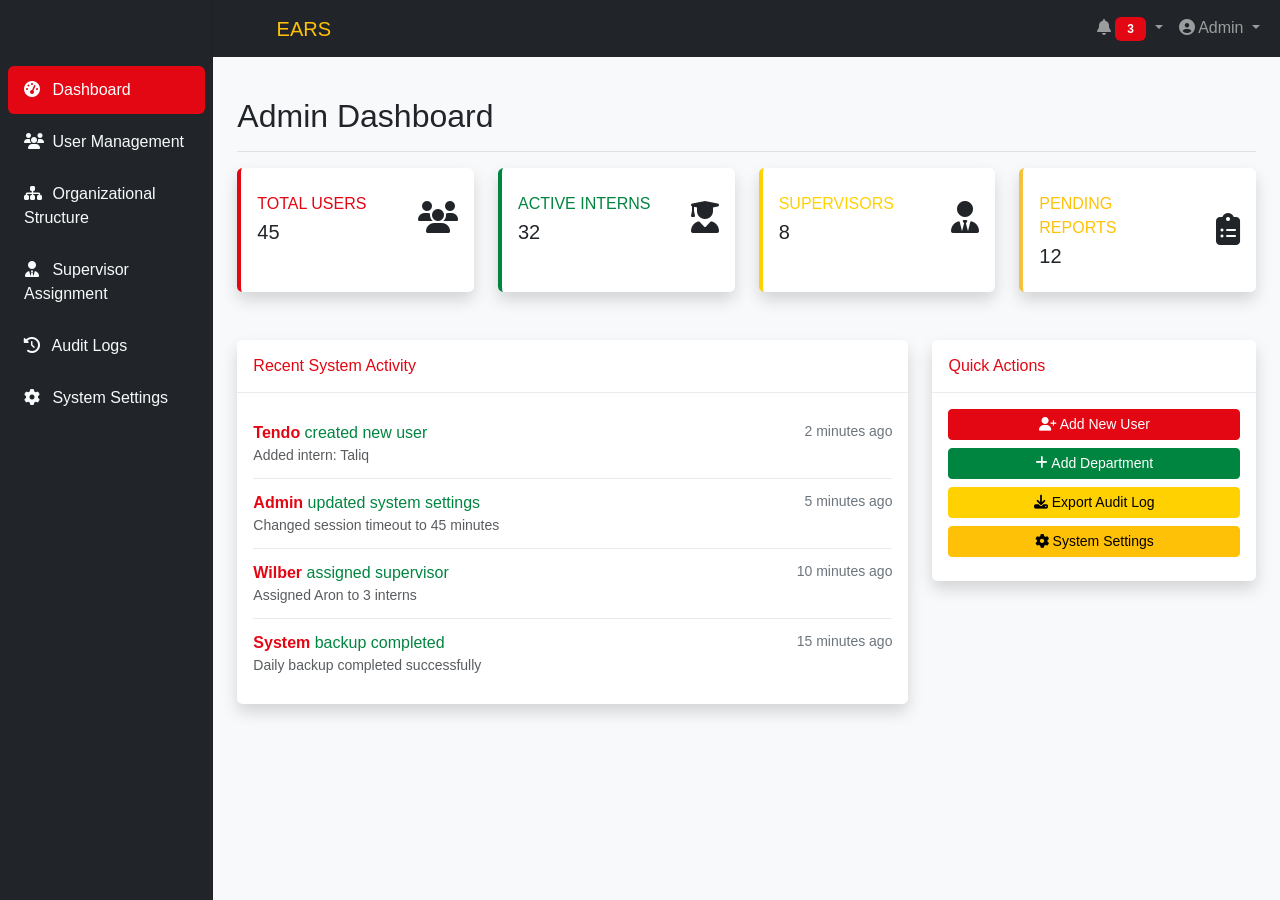
<file: ears-system/frontend/admin/index.html>
<!DOCTYPE html>
<html lang="en">
<head>
    <meta charset="UTF-8">
    <meta name="viewport" content="width=device-width, initial-scale=1.0">
    <title>EARS - Admin Panel</title>
    <link href="https://cdn.jsdelivr.net/npm/bootstrap@5.3.0/dist/css/bootstrap.min.css" rel="stylesheet">
    <link href="https://cdnjs.cloudflare.com/ajax/libs/font-awesome/6.4.0/css/all.min.css" rel="stylesheet">
    <link href="css/admin.css" rel="stylesheet">

</head>
<body>
    <!-- Navigation Bar -->
    <nav class="navbar navbar-expand-lg navbar-dark bg-dark">
        <div class="container-fluid">
            <a class="navbar-brand text-warning" href="#">EARS</a>
            </a>
            
            <div class="navbar-nav ms-auto">
                <div class="nav-item dropdown">
                    <a class="nav-link dropdown-toggle" href="#" role="button" data-bs-toggle="dropdown">
                        <i class="fas fa-bell"></i>
                        <span class="badge bg-danger">3</span>
                    </a>
                    <ul class="dropdown-menu dropdown-menu-end">
                        <li><a class="dropdown-item" href="#"  onclick="showUserManagement()">New user registration</a></li>
                        <li><a class="dropdown-item" href="#" onclick="showSystemSettings()">System backup completed</a></li>
                        <li><a class="dropdown-item" href="#" onclick="showAuditLogs()">Audit log export ready</a></li>
                        <li><a class="dropdown-item" href="#" onclick="showOrganizationalStructure()">Add department/division</a></li>
                    </ul>
                </div>
                <div class="nav-item dropdown">
                    <a class="nav-link dropdown-toggle" href="#" role="button" data-bs-toggle="dropdown">
                        <i class="fas fa-user-circle"></i> Admin
                    </a>
                    <ul class="dropdown-menu dropdown-menu-end">
                        <li><a class="dropdown-item" href="#" onclick="showProfile()">Profile</a></li>
                        <li><a class="dropdown-item" href="#" onclick="changePassword()">Change Password</a></li>
                        <li><hr class="dropdown-divider"></li>
                        <li><a class="dropdown-item" href="#" onclick="logout()">Logout</a></li>
                    </ul>
                </div>
            </div>
        </div>
    </nav>

    <div class="container-fluid">
        <div class="row">
            <!-- Sidebar -->
            <nav class="col-md-3 col-lg-2 d-md-block bg-dark sidebar collapse">
                <div class="position-sticky pt-3">
                    <ul class="nav flex-column">
                        <li class="nav-item">
                            <a class="nav-link active" href="#" onclick="showDashboard()">
                                <i class="fas fa-tachometer-alt"></i> Dashboard
                            </a>
                        </li>
                        <li class="nav-item">
                            <a class="nav-link" href="#" onclick="showUserManagement()">
                                <i class="fas fa-users"></i> User Management
                            </a>
                        </li>
                        <li class="nav-item">
                            <a class="nav-link" href="#" onclick="showOrganizationalStructure()">
                                <i class="fas fa-sitemap"></i> Organizational Structure
                            </a>
                        </li>
                        <li class="nav-item">
                            <a class="nav-link" href="#" onclick="showSupervisorAssignment()">
                                <i class="fas fa-user-tie"></i> Supervisor Assignment
                            </a>
                        </li>
                        <li class="nav-item">
                            <a class="nav-link" href="#" onclick="showAuditLogs()">
                                <i class="fas fa-history"></i> Audit Logs
                            </a>
                        </li>
                        <li class="nav-item">
                            <a class="nav-link" href="#" onclick="showSystemSettings()">
                                <i class="fas fa-cog"></i> System Settings
                            </a>
                        </li>
                    </ul>
                </div>
            </nav>

            <!-- Main Content -->
            <main class="col-md-9 ms-sm-auto col-lg-10 px-md-4">
                <!-- Dashboard Section -->
                <div id="dashboard-section" class="content-section">
                    <div class="d-flex justify-content-between flex-wrap flex-md-nowrap align-items-center pt-3 pb-2 mb-3 border-bottom">
                        <h1 class="h2">Admin Dashboard</h1>
                    </div>

                    <!-- Statistics Cards -->
                    <div class="row mb-4">
                        <div class="col-xl-3 col-md-6 mb-4">
                            <div class="card border-left-primary shadow h-100 py-2">
                                <div class="card-body">
                                    <div class="row no-gutters align-items-center">
                                        <div class="col mr-2">
                                            <div class="text-xs font-weight-bold text-primary text-uppercase mb-1">
                                                Total Users</div>
                                            <div class="h5 mb-0 font-weight-bold text-gray-800" id="total-users">0</div>
                                        </div>
                                        <div class="col-auto">
                                            <i class="fas fa-users fa-2x text-gray-300"></i>
                                        </div>
                                    </div>
                                </div>
                            </div>
                        </div>

                        <div class="col-xl-3 col-md-6 mb-4">
                            <div class="card border-left-success shadow h-100 py-2">
                                <div class="card-body">
                                    <div class="row no-gutters align-items-center">
                                        <div class="col mr-2">
                                            <div class="text-xs font-weight-bold text-success text-uppercase mb-1">
                                                Active Interns</div>
                                            <div class="h5 mb-0 font-weight-bold text-gray-800" id="active-interns">0</div>
                                        </div>
                                        <div class="col-auto">
                                            <i class="fas fa-user-graduate fa-2x text-gray-300"></i>
                                        </div>
                                    </div>
                                </div>
                            </div>
                        </div>

                        <div class="col-xl-3 col-md-6 mb-4">
                            <div class="card border-left-info shadow h-100 py-2">
                                <div class="card-body">
                                    <div class="row no-gutters align-items-center">
                                        <div class="col mr-2">
                                            <div class="text-xs font-weight-bold text-info text-uppercase mb-1">
                                                Supervisors</div>
                                            <div class="h5 mb-0 font-weight-bold text-gray-800" id="total-supervisors">0</div>
                                        </div>
                                        <div class="col-auto">
                                            <i class="fas fa-user-tie fa-2x text-gray-300"></i>
                                        </div>
                                    </div>
                                </div>
                            </div>
                        </div>

                        <div class="col-xl-3 col-md-6 mb-4">
                            <div class="card border-left-warning shadow h-100 py-2">
                                <div class="card-body">
                                    <div class="row no-gutters align-items-center">
                                        <div class="col mr-2">
                                            <div class="text-xs font-weight-bold text-warning text-uppercase mb-1">
                                                Pending Reports</div>
                                            <div class="h5 mb-0 font-weight-bold text-gray-800" id="pending-reports">0</div>
                                        </div>
                                        <div class="col-auto">
                                            <i class="fas fa-clipboard-list fa-2x text-gray-300"></i>
                                        </div>
                                    </div>
                                </div>
                            </div>
                        </div>
                    </div>

                    <!-- Recent Activity -->
                    <div class="row">
                        <div class="col-lg-8">
                            <div class="card shadow mb-4">
                                <div class="card-header py-3">
                                    <h6 class="m-0 font-weight-bold text-primary">Recent System Activity</h6>
                                </div>
                                <div class="card-body">
                                    <div id="recent-activity">
                                        <!-- Activity items will be loaded here -->
                                    </div>
                                </div>
                            </div>
                        </div>

                        <div class="col-lg-4">
                            <div class="card shadow mb-4">
                                <div class="card-header py-3">
                                    <h6 class="m-0 font-weight-bold text-primary">Quick Actions</h6>
                                </div>
                                <div class="card-body">
                                    <button class="btn btn-primary btn-sm mb-2 w-100" onclick="showUserManagement()">
                                        <i class="fas fa-user-plus"></i> Add New User
                                    </button>
                                    <button class="btn btn-success btn-sm mb-2 w-100" onclick="showOrganizationalStructure()">
                                        <i class="fas fa-plus"></i> Add Department
                                    </button>
                                    <button class="btn btn-info btn-sm mb-2 w-100" onclick="showAuditLogs()">
                                        <i class="fas fa-download"></i> Export Audit Log
                                    </button>
                                    <button class="btn btn-warning btn-sm mb-2 w-100" onclick="showSystemSettings()">
                                        <i class="fas fa-cog"></i> System Settings
                                    </button>
                                </div>
                            </div>
                        </div>
                    </div>
                </div>

                <!-- User Management Section -->
                <div id="user-management-section" class="content-section" style="display: none;">
                    <div class="d-flex justify-content-between flex-wrap flex-md-nowrap align-items-center pt-3 pb-2 mb-3 border-bottom">
                        <h1 class="h2">User Management</h1>
                        <button class="btn btn-primary" onclick="showAddUserModal()">
                            <i class="fas fa-plus"></i> Add New User
                        </button>
                    </div>

                    <!-- User Filters -->
                    <div class="row mb-3">
                        <div class="col-md-3">
                            <select class="form-select" id="role-filter">
                                <option value="">All Roles</option>
                                <option value="intern">Intern</option>
                                <option value="supervisor">Supervisor</option>
                                <option value="hr">HR</option>
                                <option value="admin">Admin</option>
                            </select>
                        </div>
                        <div class="col-md-3">
                            <select class="form-select" id="department-filter">
                                <option value="">All Departments</option>
                                <!-- Departments will be loaded dynamically -->
                            </select>
                        </div>
                        <div class="col-md-3">
                            <input type="text" class="form-control" id="search-user" placeholder="Search users...">
                        </div>
                        <div class="col-md-3">
                            <button class="btn btn-outline-secondary" onclick="filterUsers()">
                                <i class="fas fa-search"></i> Filter
                            </button>
                        </div>
                    </div>

                    <!-- Users Table -->
                    <div class="table-responsive">
                        <table class="table table-striped table-hover">
                            <thead class="table-dark">
                                <tr>
                                    <th>Name</th>
                                    <th>Email</th>
                                    <th>Role</th>
                                    <th>Department</th>
                                    <th>Status</th>
                                    <th>Last Login</th>
                                    <th>Actions</th>
                                </tr>
                            </thead>
                            <tbody id="users-table-body">
                                <!-- Users will be loaded here -->
                            </tbody>
                        </table>
                    </div>
                </div>

                <!-- Organizational Structure Section -->
                <div id="organizational-structure-section" class="content-section" style="display: none;">
                    <div class="d-flex justify-content-between flex-wrap flex-md-nowrap align-items-center pt-3 pb-2 mb-3 border-bottom">
                        <h1 class="h2">Organizational Structure</h1>
                        <div>
                            <button class="btn btn-success me-2" onclick="showAddDivisionModal()">
                                <i class="fas fa-plus"></i> Add Division
                            </button>
                            <button class="btn btn-info" onclick="showAddDepartmentModal()">
                                <i class="fas fa-plus"></i> Add Department
                            </button>
                        </div>
                    </div>

                    <div class="row">
                        <div class="col-md-6">
                            <div class="card">
                                <div class="card-header">
                                    <h5 class="mb-0">Divisions</h5>
                                </div>
                                <div class="card-body">
                                    <div id="divisions-list">
                                        <!-- Divisions will be loaded here -->
                                    </div>
                                </div>
                            </div>
                        </div>
                        <div class="col-md-6">
                            <div class="card">
                                <div class="card-header">
                                    <h5 class="mb-0">Departments</h5>
                                </div>
                                <div class="card-body">
                                    <div id="departments-list">
                                        <!-- Departments will be loaded here -->
                                    </div>
                                </div>
                            </div>
                        </div>
                    </div>
                </div>

                <!-- Supervisor Assignment Section -->
                <div id="supervisor-assignment-section" class="content-section" style="display: none;">
                    <div class="d-flex justify-content-between flex-wrap flex-md-nowrap align-items-center pt-3 pb-2 mb-3 border-bottom">
                        <h1 class="h2">Supervisor Assignment</h1>
                        <button class="btn btn-primary" onclick="showAssignSupervisorModal()">
                            <i class="fas fa-link"></i> Assign Supervisor
                        </button>
                    </div>

                    <div class="row">
                        <div class="col-md-6">
                            <div class="card">
                                <div class="card-header">
                                    <h5 class="mb-0">Unassigned Interns</h5>
                                </div>
                                <div class="card-body">
                                    <div id="unassigned-interns">
                                        <!-- Unassigned interns will be loaded here -->
                                    </div>
                                </div>
                            </div>
                        </div>
                        <div class="col-md-6">
                            <div class="card">
                                <div class="card-header">
                                    <h5 class="mb-0">Current Assignments</h5>
                                </div>
                                <div class="card-body">
                                    <div id="current-assignments">
                                        <!-- Current assignments will be loaded here -->
                                    </div>
                                </div>
                            </div>
                        </div>
                    </div>
                </div>

                <!-- Audit Logs Section -->
                <div id="audit-logs-section" class="content-section" style="display: none;">
                    <div class="d-flex justify-content-between flex-wrap flex-md-nowrap align-items-center pt-3 pb-2 mb-3 border-bottom">
                        <h1 class="h2">Audit Logs</h1>
                        <div>
                            <button class="btn btn-success me-2" onclick="exportAuditLogs()">
                                <i class="fas fa-download"></i> Export Logs
                            </button>
                            <button class="btn btn-warning" onclick="clearAuditLogs()">
                                <i class="fas fa-trash"></i> Clear Logs
                            </button>
                        </div>
                    </div>

                    <!-- Audit Log Filters -->
                    <div class="row mb-3">
                        <div class="col-md-2">
                            <select class="form-select" id="log-action-filter">
                                <option value="">All Actions</option>
                                <option value="login">Login</option>
                                <option value="logout">Logout</option>
                                <option value="create">Create</option>
                                <option value="update">Update</option>
                                <option value="delete">Delete</option>
                            </select>
                        </div>
                        <div class="col-md-2">
                            <select class="form-select" id="log-user-filter">
                                <option value="">All Users</option>
                                <!-- Users will be loaded dynamically -->
                            </select>
                        </div>
                        <div class="col-md-3">
                            <input type="date" class="form-control" id="log-date-from" placeholder="From Date">
                        </div>
                        <div class="col-md-3">
                            <input type="date" class="form-control" id="log-date-to" placeholder="To Date">
                        </div>
                        <div class="col-md-2">
                            <button class="btn btn-outline-secondary" onclick="filterAuditLogs()">
                                <i class="fas fa-search"></i> Filter
                            </button>
                        </div>
                    </div>

                    <!-- Audit Logs Table -->
                    <div class="table-responsive">
                        <table class="table table-striped table-hover">
                            <thead class="table-dark">
                                <tr>
                                    <th>Timestamp</th>
                                    <th>User</th>
                                    <th>Action</th>
                                    <th>Details</th>
                                    <th>IP Address</th>
                                </tr>
                            </thead>
                            <tbody id="audit-logs-table-body">
                                <!-- Audit logs will be loaded here -->
                            </tbody>
                        </table>
                    </div>
                </div>

                <!-- System Settings Section -->
                <div id="system-settings-section" class="content-section" style="display: none;">
                    <div class="d-flex justify-content-between flex-wrap flex-md-nowrap align-items-center pt-3 pb-2 mb-3 border-bottom">
                        <h1 class="h2">System Settings</h1>
                        <button class="btn btn-primary" onclick="saveSystemSettings()">
                            <i class="fas fa-save"></i> Save Settings
                        </button>
                    </div>

                    <div class="row">
                        <div class="col-md-6">
                            <div class="card">
                                <div class="card-header">
                                    <h5 class="mb-0">General Settings</h5>
                                </div>
                                <div class="card-body">
                                    <div class="mb-3">
                                        <label class="form-label">Session Timeout (minutes)</label>
                                        <input type="number" class="form-control" id="session-timeout" value="30" min="5" max="120">
                                    </div>
                                    <div class="mb-3">
                                        <label class="form-label">Maximum File Upload Size (MB)</label>
                                        <input type="number" class="form-control" id="max-file-size" value="5" min="1" max="10">
                                    </div>
                                    <div class="mb-3">
                                        <label class="form-label">System Maintenance Mode</label>
                                        <div class="form-check form-switch">
                                            <input class="form-check-input" type="checkbox" id="maintenance-mode">
                                            <label class="form-check-label" for="maintenance-mode">
                                                Enable maintenance mode
                                            </label>
                                        </div>
                                    </div>
                                </div>
                            </div>
                        </div>
                        <div class="col-md-6">
                            <div class="card">
                                <div class="card-header">
                                    <h5 class="mb-0">Security Settings</h5>
                                </div>
                                <div class="card-body">
                                    <div class="mb-3">
                                        <label class="form-label">Password Policy</label>
                                        <div class="form-check">
                                            <input class="form-check-input" type="checkbox" id="require-uppercase" checked>
                                            <label class="form-check-label" for="require-uppercase">
                                                Require uppercase letters
                                            </label>
                                        </div>
                                        <div class="form-check">
                                            <input class="form-check-input" type="checkbox" id="require-numbers" checked>
                                            <label class="form-check-label" for="require-numbers">
                                                Require numbers
                                            </label>
                                        </div>
                                        <div class="form-check">
                                            <input class="form-check-input" type="checkbox" id="require-symbols" checked>
                                            <label class="form-check-label" for="require-symbols">
                                                Require symbols
                                            </label>
                                        </div>
                                    </div>
                                    <div class="mb-3">
                                        <label class="form-label">Minimum Password Length</label>
                                        <input type="number" class="form-control" id="min-password-length" value="8" min="6" max="20">
                                    </div>
                                    <div class="mb-3">
                                        <label class="form-label">MFA Required</label>
                                        <div class="form-check form-switch">
                                            <input class="form-check-input" type="checkbox" id="mfa-required" checked>
                                            <label class="form-check-label" for="mfa-required">
                                                Enable MFA for all users
                                            </label>
                                        </div>
                                    </div>
                                </div>
                            </div>
                        </div>
                    </div>
                </div>
            </main>
        </div>
    </div>

    <!-- Modals -->
    <!-- Add User Modal -->
    <div class="modal fade" id="addUserModal" tabindex="-1">
        <div class="modal-dialog modal-lg">
            <div class="modal-content">
                <div class="modal-header">
                    <h5 class="modal-title">Add New User</h5>
                    <button type="button" class="btn-close" data-bs-dismiss="modal"></button>
                </div>
                <div class="modal-body">
                    <form id="add-user-form">
                        <div class="row">
                            <div class="col-md-6">
                                <div class="mb-3">
                                    <label class="form-label">First Name *</label>
                                    <input type="text" class="form-control" id="user-firstname" required>
                                </div>
                            </div>
                            <div class="col-md-6">
                                <div class="mb-3">
                                    <label class="form-label">Last Name *</label>
                                    <input type="text" class="form-control" id="user-lastname" required>
                                </div>
                            </div>
                        </div>
                        <div class="row">
                            <div class="col-md-6">
                                <div class="mb-3">
                                    <label class="form-label">Email *</label>
                                    <input type="email" class="form-control" id="user-email" required>
                                </div>
                            </div>
                            <div class="col-md-6">
                                <div class="mb-3">
                                    <label class="form-label">Phone Number</label>
                                    <input type="tel" class="form-control" id="user-phone">
                                </div>
                            </div>
                        </div>
                        <div class="row">
                            <div class="col-md-6">
                                <div class="mb-3">
                                    <label class="form-label">Role *</label>
                                    <select class="form-select" id="user-role" required>
                                        <option value="">Select Role</option>
                                        <option value="intern">Intern</option>
                                        <option value="supervisor">Supervisor</option>
                                        <option value="hr">HR</option>
                                        <option value="admin">Admin</option>
                                    </select>
                                </div>
                            </div>
                            <div class="col-md-6">
                                <div class="mb-3">
                                    <label class="form-label">Department</label>
                                    <select class="form-select" id="user-department">
                                        <option value="">Select Department</option>
                                        <!-- Departments will be loaded dynamically -->
                                    </select>
                                </div>
                            </div>
                        </div>
                        <div class="row">
                            <div class="col-md-6">
                                <div class="mb-3">
                                    <label class="form-label">Password *</label>
                                    <input type="password" class="form-control" id="user-password" required>
                                </div>
                            </div>
                            <div class="col-md-6">
                                <div class="mb-3">
                                    <label class="form-label">Confirm Password *</label>
                                    <input type="password" class="form-control" id="user-confirm-password" required>
                                </div>
                            </div>
                        </div>
                    </form>
                </div>
                <div class="modal-footer">
                    <button type="button" class="btn btn-secondary" data-bs-dismiss="modal">Cancel</button>
                    <button type="button" class="btn btn-primary" onclick="addUser()">Add User</button>
                </div>
            </div>
        </div>
    </div>

    <!-- Edit User Modal -->
    <div class="modal fade" id="editUserModal" tabindex="-1">
        <div class="modal-dialog modal-lg">
            <div class="modal-content">
                <div class="modal-header">
                    <h5 class="modal-title">Edit User</h5>
                    <button type="button" class="btn-close" data-bs-dismiss="modal"></button>
                </div>
                <div class="modal-body">
                    <form id="edit-user-form">
                        <input type="hidden" id="edit-user-id">
                        <div class="row">
                            <div class="col-md-6">
                                <div class="mb-3">
                                    <label class="form-label">First Name *</label>
                                    <input type="text" class="form-control" id="edit-user-firstname" required>
                                </div>
                            </div>
                            <div class="col-md-6">
                                <div class="mb-3">
                                    <label class="form-label">Last Name *</label>
                                    <input type="text" class="form-control" id="edit-user-lastname" required>
                                </div>
                            </div>
                        </div>
                        <div class="row">
                            <div class="col-md-6">
                                <div class="mb-3">
                                    <label class="form-label">Email *</label>
                                    <input type="email" class="form-control" id="edit-user-email" required>
                                </div>
                            </div>
                            <div class="col-md-6">
                                <div class="mb-3">
                                    <label class="form-label">Phone Number</label>
                                    <input type="tel" class="form-control" id="edit-user-phone">
                                </div>
                            </div>
                        </div>
                        <div class="row">
                            <div class="col-md-6">
                                <div class="mb-3">
                                    <label class="form-label">Role *</label>
                                    <select class="form-select" id="edit-user-role" required>
                                        <option value="">Select Role</option>
                                        <option value="intern">Intern</option>
                                        <option value="supervisor">Supervisor</option>
                                        <option value="hr">HR</option>
                                        <option value="admin">Admin</option>
                                    </select>
                                </div>
                            </div>
                            <div class="col-md-6">
                                <div class="mb-3">
                                    <label class="form-label">Department</label>
                                    <select class="form-select" id="edit-user-department">
                                        <option value="">Select Department</option>
                                        <!-- Departments will be loaded dynamically -->
                                    </select>
                                </div>
                            </div>
                        </div>
                        <div class="row">
                            <div class="col-md-6">
                                <div class="mb-3">
                                    <label class="form-label">Status</label>
                                    <select class="form-select" id="edit-user-status">
                                        <option value="active">Active</option>
                                        <option value="inactive">Inactive</option>
                                        <option value="suspended">Suspended</option>
                                    </select>
                                </div>
                            </div>
                            <div class="col-md-6">
                                <div class="mb-3">
                                    <label class="form-label">New Password (leave blank to keep current)</label>
                                    <input type="password" class="form-control" id="edit-user-password">
                                </div>
                            </div>
                        </div>
                    </form>
                </div>
                <div class="modal-footer">
                    <button type="button" class="btn btn-secondary" data-bs-dismiss="modal">Cancel</button>
                    <button type="button" class="btn btn-primary" onclick="updateUser()">Update User</button>
                </div>
            </div>
        </div>
    </div>

    <!-- Assign Supervisor Modal -->
    <div class="modal fade" id="assignSupervisorModal" tabindex="-1">
        <div class="modal-dialog">
            <div class="modal-content">
                <div class="modal-header">
                    <h5 class="modal-title">Assign Supervisor</h5>
                    <button type="button" class="btn-close" data-bs-dismiss="modal"></button>
                </div>
                <div class="modal-body">
                    <form id="assign-supervisor-form">
                        <div class="mb-3">
                            <label class="form-label">Select Intern *</label>
                            <select class="form-select" id="assign-intern" required>
                                <option value="">Select Intern</option>
                                <!-- Interns will be loaded dynamically -->
                            </select>
                        </div>
                        <div class="mb-3">
                            <label class="form-label">Select Supervisor *</label>
                            <select class="form-select" id="assign-supervisor" required>
                                <option value="">Select Supervisor</option>
                                <!-- Supervisors will be loaded dynamically -->
                            </select>
                        </div>
                        <div class="mb-3">
                            <label class="form-label">Assignment Notes</label>
                            <textarea class="form-control" id="assignment-notes" rows="3"></textarea>
                        </div>
                    </form>
                </div>
                <div class="modal-footer">
                    <button type="button" class="btn btn-secondary" data-bs-dismiss="modal">Cancel</button>
                    <button type="button" class="btn btn-primary" onclick="assignSupervisor()">Assign</button>
                </div>
            </div>
        </div>
    </div>

    <!-- Scripts -->
    <script src="https://cdn.jsdelivr.net/npm/bootstrap@5.3.0/dist/js/bootstrap.bundle.min.js"></script>
    <script src="js/admin.js"></script>
</body>
</html>
</file>
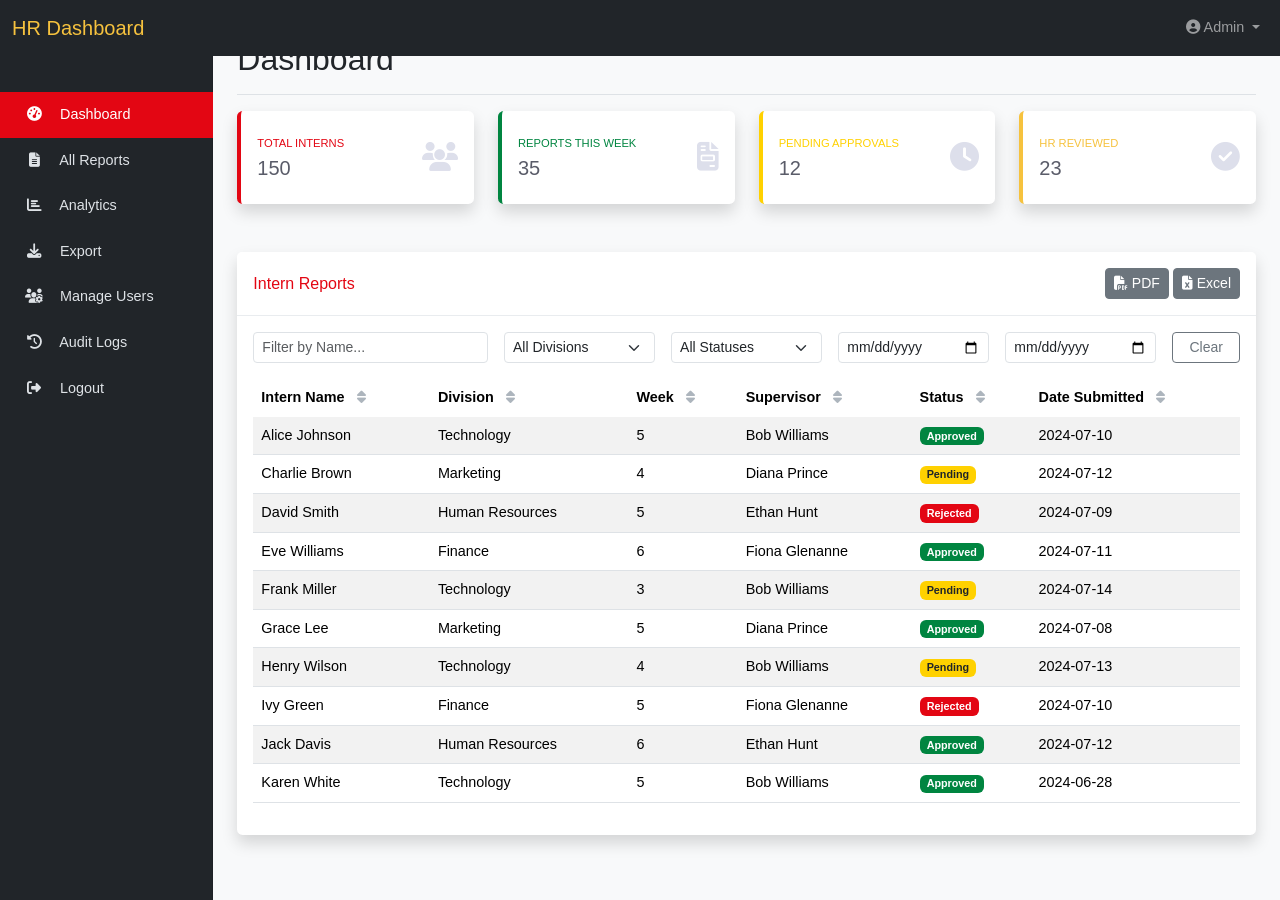
<file: ears-system/frontend/hr/index.html>
<!DOCTYPE html>
<html lang="en">
<head>
    <meta charset="UTF-8">
    <meta name="viewport" content="width=device-width, initial-scale=1.0">
    <title>HR Dashboard - EARS</title>
    <!-- Bootstrap CSS -->
    <link href="https://cdn.jsdelivr.net/npm/bootstrap@5.3.0/dist/css/bootstrap.min.css" rel="stylesheet">
    <!-- Font Awesome for Icons -->
    <link href="https://cdnjs.cloudflare.com/ajax/libs/font-awesome/6.4.0/css/all.min.css" rel="stylesheet">
    <!-- Link to your custom CSS file -->
    <link rel="stylesheet" href="style.css">
</head>
<body>
    <!-- Top Navigation Bar -->
    <nav class="navbar navbar-expand-lg navbar-dark bg-dark fixed-top">
        <div class="container-fluid">
            <a class="navbar-brand text-warning" href="#">HR Dashboard</a>
            <button class="navbar-toggler" type="button" data-bs-toggle="collapse" data-bs-target="#sidebarMenu">
                <span class="navbar-toggler-icon"></span>
            </button>
            <div class="navbar-nav ms-auto">
                <div class="nav-item dropdown">
                    <a class="nav-link dropdown-toggle" href="#" role="button" data-bs-toggle="dropdown">
                        <i class="fas fa-user-circle"></i> Admin
                    </a>
                    <ul class="dropdown-menu dropdown-menu-end">
                        <li><a class="dropdown-item" href="#">Profile</a></li>
                        <li><a class="dropdown-item" href="#">Settings</a></li>
                        <li><hr class="dropdown-divider"></li>
                        <li><a class="dropdown-item" href="#">Logout</a></li>
                    </ul>
                </div>
            </div>
        </div>
    </nav>

    <div class="container-fluid">
        <div class="row">
            <!-- Sidebar Navigation -->
            <nav id="sidebarMenu" class="col-md-3 col-lg-2 d-md-block sidebar collapse">
                <div class="position-sticky pt-3">
                    <ul class="nav flex-column">
                        <li class="nav-item">
                            <a class="nav-link active" href="#"><i class="fas fa-tachometer-alt fa-fw"></i> Dashboard</a>
                        </li>
                        <li class="nav-item">
                            <a class="nav-link" href="#"><i class="fas fa-file-alt fa-fw"></i> All Reports</a>
                        </li>
                        <li class="nav-item">
                            <a class="nav-link" href="#"><i class="fas fa-chart-bar fa-fw"></i> Analytics</a>
                        </li>
                        <li class="nav-item">
                            <a class="nav-link" href="#"><i class="fas fa-download fa-fw"></i> Export</a>
                        </li>
                        <li class="nav-item">
                            <a class="nav-link" href="#"><i class="fas fa-users-cog fa-fw"></i> Manage Users</a>
                        </li>
                        <li class="nav-item">
                            <a class="nav-link" href="#"><i class="fas fa-history fa-fw"></i> Audit Logs</a>
                        </li>
                        <li class="nav-item mt-auto">
                             <a class="nav-link" href="#"><i class="fas fa-sign-out-alt fa-fw"></i> Logout</a>
                        </li>
                    </ul>
                </div>
            </nav>

            <!-- Main Content -->
            <main class="col-md-9 ms-sm-auto col-lg-10 px-md-4">
                <div class="d-flex justify-content-between flex-wrap flex-md-nowrap align-items-center pt-3 pb-2 mb-3 border-bottom">
                    <h1 class="h2">Dashboard</h1>
                </div>

                <!-- Top Cards for Quick Stats -->
                <section class="row mb-4">
                    <div class="col-xl-3 col-md-6 mb-4">
                        <div class="card border-left-primary shadow h-100 py-2">
                            <div class="card-body">
                                <div class="row no-gutters align-items-center">
                                    <div class="col mr-2">
                                        <div class="text-xs font-weight-bold text-primary text-uppercase mb-1">Total Interns</div>
                                        <div class="h5 mb-0 font-weight-bold text-gray-800">150</div>
                                    </div>
                                    <div class="col-auto"><i class="fas fa-users fa-2x text-gray-300"></i></div>
                                </div>
                            </div>
                        </div>
                    </div>
                    <div class="col-xl-3 col-md-6 mb-4">
                        <div class="card border-left-success shadow h-100 py-2">
                            <div class="card-body">
                                <div class="row no-gutters align-items-center">
                                    <div class="col mr-2">
                                        <div class="text-xs font-weight-bold text-success text-uppercase mb-1">Reports This Week</div>
                                        <div class="h5 mb-0 font-weight-bold text-gray-800">35</div>
                                    </div>
                                    <div class="col-auto"><i class="fas fa-file-invoice fa-2x text-gray-300"></i></div>
                                </div>
                            </div>
                        </div>
                    </div>
                    <div class="col-xl-3 col-md-6 mb-4">
                        <div class="card border-left-info shadow h-100 py-2">
                            <div class="card-body">
                                <div class="row no-gutters align-items-center">
                                    <div class="col mr-2">
                                        <div class="text-xs font-weight-bold text-info text-uppercase mb-1">Pending Approvals</div>
                                        <div class="h5 mb-0 font-weight-bold text-gray-800">12</div>
                                    </div>
                                    <div class="col-auto"><i class="fas fa-clock fa-2x text-gray-300"></i></div>
                                </div>
                            </div>
                        </div>
                    </div>
                    <div class="col-xl-3 col-md-6 mb-4">
                        <div class="card border-left-warning shadow h-100 py-2">
                            <div class="card-body">
                                <div class="row no-gutters align-items-center">
                                    <div class="col mr-2">
                                        <div class="text-xs font-weight-bold text-warning text-uppercase mb-1">HR Reviewed</div>
                                        <div class="h5 mb-0 font-weight-bold text-gray-800">23</div>
                                    </div>
                                    <div class="col-auto"><i class="fas fa-check-circle fa-2x text-gray-300"></i></div>
                                </div>
                            </div>
                        </div>
                    </div>
                </section>

                <!-- Reports Table and Filters -->
                <section class="card shadow mb-4">
                    <div class="card-header py-3 d-flex flex-row align-items-center justify-content-between">
                        <h6 class="m-0 font-weight-bold text-primary">Intern Reports</h6>
                        <div class="actions">
                            <button id="export-pdf" class="btn btn-sm btn-secondary"><i class="fas fa-file-pdf"></i> PDF</button>
                            <button id="export-excel" class="btn btn-sm btn-secondary"><i class="fas fa-file-excel"></i> Excel</button>
                        </div>
                    </div>
                    <div class="card-body">
                        <div class="filters row g-3 mb-3">
                            <div class="col-md-3"><input type="text" id="name-filter" class="form-control form-control-sm" placeholder="Filter by Name..."></div>
                            <div class="col-md-2">
                                <select id="division-filter" class="form-select form-select-sm">
                                    <option value="">All Divisions</option>
                                </select>
                            </div>
                            <div class="col-md-2">
                                <select id="status-filter" class="form-select form-select-sm">
                                    <option value="">All Statuses</option>
                                    <option value="Pending">Pending</option>
                                    <option value="Approved">Approved</option>
                                    <option value="Rejected">Rejected</option>
                                </select>
                            </div>
                            <div class="col-md-2"><input type="date" id="date-start-filter" class="form-control form-control-sm"></div>
                            <div class="col-md-2"><input type="date" id="date-end-filter" class="form-control form-control-sm"></div>
                            <div class="col-md-1"><button id="clear-filters" class="btn btn-sm btn-outline-secondary w-100">Clear</button></div>
                        </div>
                        <div class="table-responsive">
                            <table class="table table-striped table-hover" id="reports-table">
                                <thead>
                                    <tr>
                                        <th data-sort="internName">Intern Name <i class="fas fa-sort"></i></th>
                                        <th data-sort="division">Division <i class="fas fa-sort"></i></th>
                                        <th data-sort="week">Week <i class="fas fa-sort"></i></th>
                                        <th data-sort="supervisor">Supervisor <i class="fas fa-sort"></i></th>
                                        <th data-sort="status">Status <i class="fas fa-sort"></i></th>
                                        <th data-sort="dateSubmitted">Date Submitted <i class="fas fa-sort"></i></th>
                                    </tr>
                                </thead>
                                <tbody id="reports-table-body">
                                    <!-- Rows will be dynamically inserted here by JS -->
                                </tbody>
                            </table>
                        </div>
                    </div>
                </section>
            </main>
        </div>
    </div>

    <!-- Bootstrap JS Bundle -->
    <script src="https://cdn.jsdelivr.net/npm/bootstrap@5.3.0/dist/js/bootstrap.bundle.min.js"></script>
    <!-- Link to your JS file -->
    <script src="script.js"></script>
</body>
</html>
</file>
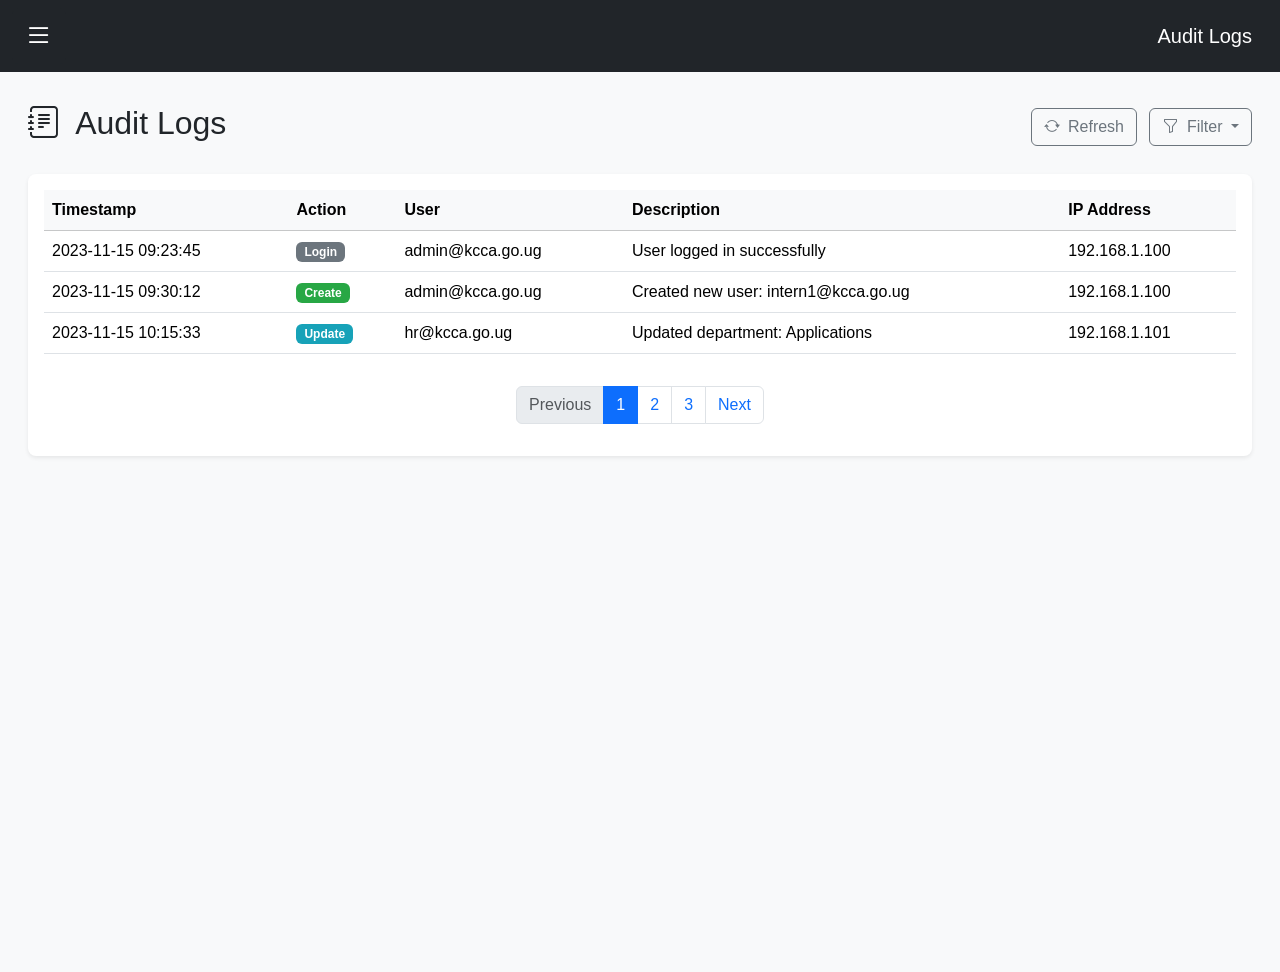
<file: frontend/admin/audit-logs.html>
<!DOCTYPE html>
<html lang="en">
<head>
    <meta charset="UTF-8">
    <meta name="viewport" content="width=device-width, initial-scale=1.0">
    <title>EARS - Audit Logs</title>
    <link href="https://cdn.jsdelivr.net/npm/bootstrap@5.3.2/dist/css/bootstrap.min.css" rel="stylesheet">
    <link href="https://cdn.jsdelivr.net/npm/bootstrap-icons@1.10.5/font/bootstrap-icons.css" rel="stylesheet">
    <style>
        body {
            font-family: 'Segoe UI', Tahoma, Geneva, Verdana, sans-serif;
            background-color: #f8f9fa;
        }

        /* Offcanvas sidebar custom width */
        .offcanvas-start {
            width: 250px;
        }

        /* Sidebar nav styles */
        .sidebar-nav .nav-link {
            color: #f8f9fa;
            font-size: 0.95rem;
            transition: background-color 0.2s, color 0.2s;
        }
        .sidebar-nav .nav-link:hover,
        .sidebar-nav .nav-link.active {
            background-color: #343a40;
            color: #f8f9fa;
        }
        .sidebar-nav i {
            margin-right: 8px;
        }

        /* Card base style override */
        .card {
            border: none;
            border-radius: 0.5rem;
            box-shadow: 0 4px 8px rgb(0 0 0 / 0.1);
        }

        /* Content padding */
        .content {
            padding: 2rem 1rem;
            min-height: 100vh;
            transition: margin-left 0.3s ease;
        }

        /* Large screen: add left margin when sidebar is shown */
        @media (min-width: 992px) {
            .content.sidebar-open {
                margin-left: 250px;
            }
        }

        /* Log type badges */
        .log-type-badge {
            font-size: 0.75em;
            padding: 4px 8px;
        }
        .log-create { background-color: #28a745; }
        .log-update { background-color: #17a2b8; }
        .log-delete { background-color: #dc3545; }
        .log-login { background-color: #6c757d; }
        .log-system { background-color: #6f42c1; }
    </style>
</head>
<body>

<!-- Navbar with hamburger -->
<nav class="navbar navbar-dark bg-dark">
    <div class="container-fluid">
        <button
            class="btn btn-dark"
            type="button"
            data-bs-toggle="offcanvas"
            data-bs-target="#sidebar"
            aria-controls="sidebar"
            aria-label="Toggle sidebar"
            id="sidebarToggleBtn"
        >
            <i class="bi bi-list fs-3"></i>
        </button>
        <span class="navbar-brand mb-0 h1 ms-3">Audit Logs</span>
    </div>
</nav>

<!-- Offcanvas sidebar -->
<div
    class="offcanvas offcanvas-start bg-dark text-white"
    tabindex="-1"
    id="sidebar"
    aria-labelledby="sidebarLabel"
>
    <div class="offcanvas-header border-bottom border-secondary">
        <h5 class="offcanvas-title fw-bold text-danger" id="sidebarLabel" style="letter-spacing: 1px;">
            EARS
        </h5>
        <button type="button" class="btn-close btn-close-white" data-bs-dismiss="offcanvas" aria-label="Close"></button>
    </div>
    <div class="offcanvas-body p-0">
        <nav class="nav flex-column sidebar-nav px-3">
            <a class="nav-link" href="admin.html">
                <i class="bi bi-speedometer2"></i> Dashboard
            </a>
            <a class="nav-link mt-4" href="#">
                <i class="bi bi-box-arrow-right"></i> Logout
            </a>
        </nav>
    </div>
</div>

<!-- Main Content -->
<main class="content" id="mainContent">
    <div class="container-fluid">
        <div class="d-flex justify-content-between align-items-center mb-4">
            <h2><i class="bi bi-journal-text me-2"></i> Audit Logs</h2>
            <div>
                <button class="btn btn-outline-secondary me-2" id="refreshLogs">
                    <i class="bi bi-arrow-repeat me-1"></i> Refresh
                </button>
                <div class="btn-group">
                    <button class="btn btn-outline-secondary dropdown-toggle" type="button" data-bs-toggle="dropdown">
                        <i class="bi bi-funnel me-1"></i> Filter
                    </button>
                    <ul class="dropdown-menu">
                        <li><a class="dropdown-item" href="#" data-filter="all">All Actions</a></li>
                        <li><hr class="dropdown-divider"></li>
                        <li><a class="dropdown-item" href="#" data-filter="create">Create Actions</a></li>
                        <li><a class="dropdown-item" href="#" data-filter="update">Update Actions</a></li>
                        <li><a class="dropdown-item" href="#" data-filter="delete">Delete Actions</a></li>
                        <li><a class="dropdown-item" href="#" data-filter="login">Login Actions</a></li>
                        <li><a class="dropdown-item" href="#" data-filter="system">System Actions</a></li>
                    </ul>
                </div>
            </div>
        </div>

        <div class="card shadow-sm">
            <div class="card-body">
                <div class="table-responsive">
                    <table class="table table-hover">
                        <thead class="table-light">
                            <tr>
                                <th>Timestamp</th>
                                <th>Action</th>
                                <th>User</th>
                                <th>Description</th>
                                <th>IP Address</th>
                            </tr>
                        </thead>
                        <tbody id="auditLogsTable">
                            <!-- Logs will be loaded here -->
                        </tbody>
                    </table>
                </div>
                <nav aria-label="Logs pagination">
                    <ul class="pagination justify-content-center mt-3">
                        <li class="page-item disabled">
                            <a class="page-link" href="#" tabindex="-1">Previous</a>
                        </li>
                        <li class="page-item active"><a class="page-link" href="#">1</a></li>
                        <li class="page-item"><a class="page-link" href="#">2</a></li>
                        <li class="page-item"><a class="page-link" href="#">3</a></li>
                        <li class="page-item">
                            <a class="page-link" href="#">Next</a>
                        </li>
                    </ul>
                </nav>
            </div>
        </div>
    </div>
</main>

<script src="https://cdn.jsdelivr.net/npm/bootstrap@5.3.2/dist/js/bootstrap.bundle.min.js"></script>
<script>
    // Sample audit logs data
    const auditLogs = [
        {
            id: 1,
            timestamp: "2023-11-15 09:23:45",
            action: "login",
            user: "admin@kcca.go.ug",
            description: "User logged in successfully",
            ip: "192.168.1.100"
        },
        {
            id: 2,
            timestamp: "2023-11-15 09:30:12",
            action: "create",
            user: "admin@kcca.go.ug",
            description: "Created new user: intern1@kcca.go.ug",
            ip: "192.168.1.100"
        },
        {
            id: 3,
            timestamp: "2023-11-15 10:15:33",
            action: "update",
            user: "hr@kcca.go.ug",
            description: "Updated department: Applications",
            ip: "192.168.1.101"
        },
    ]

    // DOM Ready
    document.addEventListener('DOMContentLoaded', function() {
        // Initialize the audit logs
        loadAuditLogs();
        
        // Add margin-left to content when sidebar offcanvas is shown on large screens
        const sidebar = document.getElementById('sidebar');
        const mainContent = document.getElementById('mainContent');

        sidebar.addEventListener('show.bs.offcanvas', () => {
            if (window.innerWidth >= 992) {
                mainContent.classList.add('sidebar-open');
            }
        });

        sidebar.addEventListener('hide.bs.offcanvas', () => {
            mainContent.classList.remove('sidebar-open');
        });

        // Handle window resize to remove margin if resizing smaller
        window.addEventListener('resize', () => {
            if (window.innerWidth < 992) {
                mainContent.classList.remove('sidebar-open');
            }
        });

        // Setup event listeners
        document.getElementById('refreshLogs').addEventListener('click', loadAuditLogs);
        
        // Filter logs
        document.querySelectorAll('[data-filter]').forEach(item => {
            item.addEventListener('click', function(e) {
                e.preventDefault();
                const filter = this.getAttribute('data-filter');
                loadAuditLogs(filter);
            });
        });
    });

    function loadAuditLogs(filter = 'all') {
        const tableBody = document.getElementById('auditLogsTable');
        tableBody.innerHTML = '';
        
        let logsToDisplay = auditLogs;
        
        if (filter !== 'all') {
            logsToDisplay = auditLogs.filter(log => log.action === filter);
        }
        
        logsToDisplay.forEach(log => {
            const row = document.createElement('tr');
            row.innerHTML = `
                <td>${log.timestamp}</td>
                <td><span class="badge log-type-badge log-${log.action}">${formatAction(log.action)}</span></td>
                <td>${log.user}</td>
                <td>${log.description}</td>
                <td>${log.ip}</td>
            `;
            tableBody.appendChild(row);
        });
    }

    function formatAction(action) {
        const actions = {
            'create': 'Create',
            'update': 'Update',
            'delete': 'Delete',
            'login': 'Login',
            'system': 'System'
        };
        return actions[action] || action;
    }
</script>
</body>
</html>
</file>
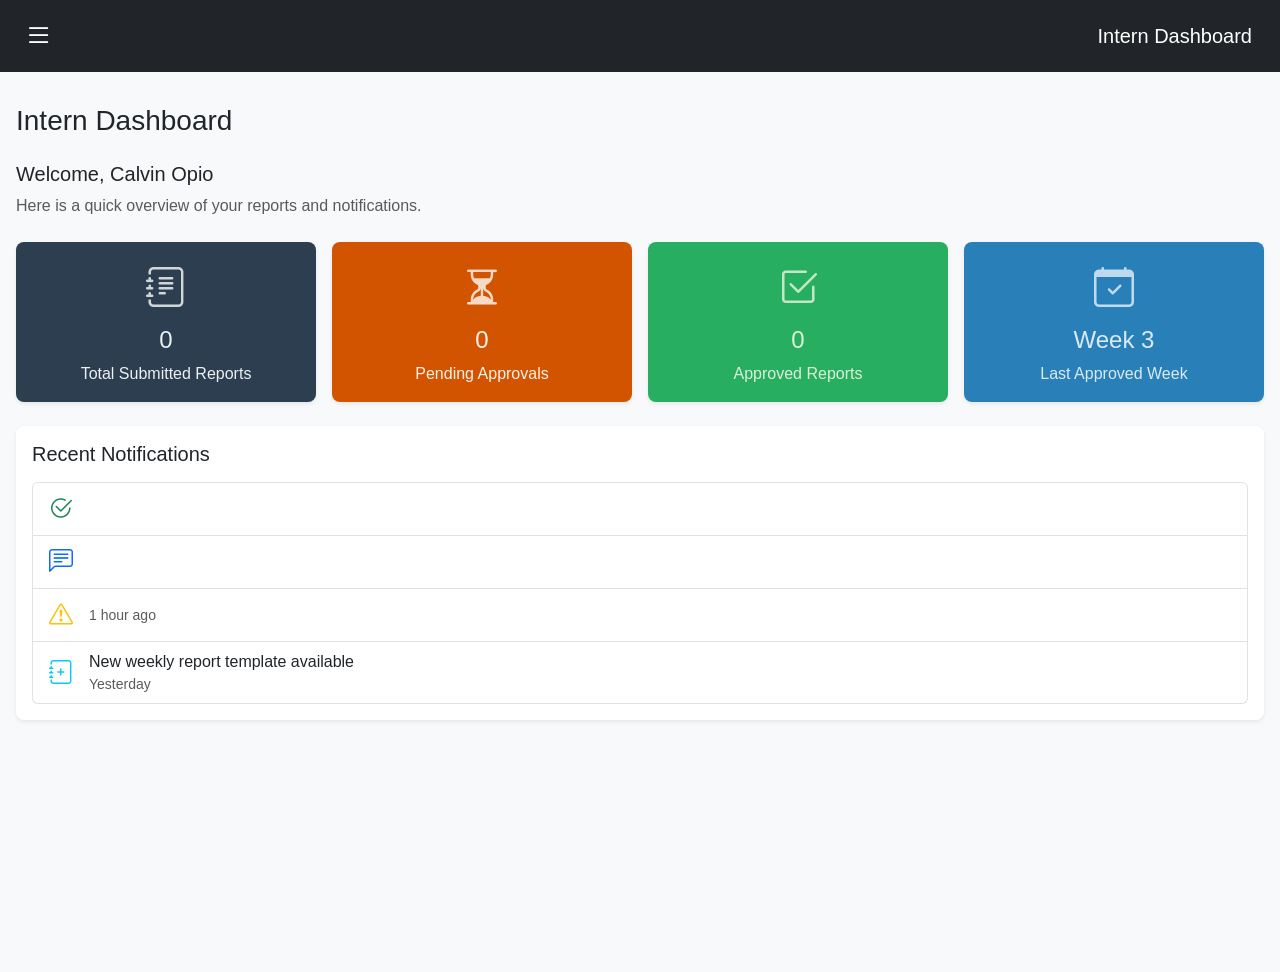
<file: frontend/intern/InternDashboard.html>
<!DOCTYPE html>
<html lang="en">
<head>
  <meta charset="UTF-8" />
  <meta name="viewport" content="width=device-width, initial-scale=1" />
  <title>Intern Dashboard</title>
  <link href="https://cdn.jsdelivr.net/npm/bootstrap@5.3.2/dist/css/bootstrap.min.css" rel="stylesheet" />
  <link href="https://cdn.jsdelivr.net/npm/bootstrap-icons@1.10.5/font/bootstrap-icons.css" rel="stylesheet" />
  <style>
    body {
      font-family: 'Segoe UI', Tahoma, Geneva, Verdana, sans-serif;
      background-color: #f8f9fa;
    }

    /* Offcanvas sidebar custom width */
    .offcanvas-start {
      width: 250px;
    }

    /* Sidebar nav styles */
    .sidebar-nav .nav-link {
      color: #f8f9fa;
      font-size: 0.95rem;
      transition: background-color 0.2s, color 0.2s;
    }
    .sidebar-nav .nav-link:hover,
    .sidebar-nav .nav-link.active {
      background-color: #343a40;
      color: #f8f9fa;
    }
    .sidebar-nav i {
      margin-right: 8px;
    }

    /* Cards icon size */
    .card i {
      font-size: 2.5rem;
    }

    /* Notifications list spacing */
    .list-group-item {
      cursor: default;
    }

    /* Professional custom stats cards */
    .card-stat-primary {
      background-color: #2c3e50; /* dark slate blue */
      color: #ecf0f1; /* light gray */
    }
    .card-stat-warning {
      background-color: #d35400; /* dark orange */
      color: #fdf2e9; /* soft cream */
    }
    .card-stat-success {
      background-color: #27ae60; /* dark green */
      color: #dff0d8; /* pale green */
    }
    .card-stat-info {
      background-color: #2980b9; /* moderate blue */
      color: #dbe9f4; /* very light blue */
    }

    /* Icon color and spacing inside stats */
    .card-stat-primary i,
    .card-stat-warning i,
    .card-stat-success i,
    .card-stat-info i {
      font-size: 2.5rem;
      opacity: 0.85;
      margin-bottom: 0.3rem;
    }

    /* Card base style override */
    .card {
      border: none;
      border-radius: 0.5rem;
      box-shadow: 0 4px 8px rgb(0 0 0 / 0.1);
    }

    /* Content padding */
    .content {
      padding: 2rem 1rem;
      min-height: 100vh;
      transition: margin-left 0.3s ease;
    }

    /* Large screen: add left margin when sidebar is shown */
    @media (min-width: 992px) {
      .content.sidebar-open {
        margin-left: 250px;
      }
    }
  </style>
</head>
<body>

<!-- Navbar with hamburger -->
<nav class="navbar navbar-dark bg-dark">
  <div class="container-fluid">
    <button
      class="btn btn-dark"
      type="button"
      data-bs-toggle="offcanvas"
      data-bs-target="#sidebar"
      aria-controls="sidebar"
      aria-label="Toggle sidebar"
      id="sidebarToggleBtn"
    >
      <i class="bi bi-list fs-3"></i>
    </button>
    <span class="navbar-brand mb-0 h1 ms-3">Intern Dashboard</span>
  </div>
</nav>

<!-- Offcanvas sidebar -->
<div
  class="offcanvas offcanvas-start bg-dark text-white"
  tabindex="-1"
  id="sidebar"
  aria-labelledby="sidebarLabel"
>
  <div class="offcanvas-header border-bottom border-secondary">
    <h5 class="offcanvas-title fw-bold text-danger" id="sidebarLabel" style="letter-spacing: 1px;">
      EARS
    </h5>
    <button type="button" class="btn-close btn-close-white" data-bs-dismiss="offcanvas" aria-label="Close"></button>
  </div>
  <div class="offcanvas-body p-0">
    <nav class="nav flex-column sidebar-nav px-3">
      <a class="nav-link active d-flex align-items-center mb-2" href="InternDashboard.html">
        <i class="bi bi-house-door-fill"></i> Dashboard
      </a>
      <a class="nav-link d-flex align-items-center mb-2" href="SubmitReport.html">
        <i class="bi bi-journal-plus"></i> Submit Weekly Report
      </a>
      <a class="nav-link d-flex align-items-center mb-2" href="MyReports.html">
        <i class="bi bi-journal-text"></i> My Reports
      </a>
      <a class="nav-link d-flex align-items-center mb-2" href="Notifications.html">
        <i class="bi bi-bell"></i> Notifications
      </a>
      <a class="nav-link d-flex align-items-center mb-2" href="Profile.html">
        <i class="bi bi-person-circle"></i> Profile
      </a>
      <a class="nav-link text-white d-flex align-items-center mt-auto" href="#" id="logoutLink">
  <button onclick="logout()" class="btn btn-danger">Logout</button>
</a>
    </nav>
  </div>
</div>

<!-- Main content -->
<main class="content" id="mainContent">
  <h3 class="mb-4">Intern Dashboard</h3>
  <div class="mb-4">
    <h5>Welcome, Calvin Opio</h5>
    <p class="text-muted">Here is a quick overview of your reports and notifications.</p>
  </div>

  <div class="row g-3 mb-4">
    <div class="col-md-3 col-6">
      <div class="card card-stat-primary h-100 shadow-sm">
        <div class="card-body text-center">
          <i class="bi bi-journal-text"></i>
          <h4 class="card-title mt-2">0</h4>
          <p class="card-text">Total Submitted Reports</p>
        </div>
      </div>
    </div>
    <div class="col-md-3 col-6">
      <div class="card card-stat-warning h-100 shadow-sm">
        <div class="card-body text-center">
          <i class="bi bi-hourglass-split"></i>
          <h4 class="card-title mt-2">0</h4>
          <p class="card-text">Pending Approvals</p>
        </div>
      </div>
    </div>
    <div class="col-md-3 col-6">
      <div class="card card-stat-success h-100 shadow-sm">
        <div class="card-body text-center">
          <i class="bi bi-check2-square"></i>
          <h4 class="card-title mt-2">0</h4>
          <p class="card-text">Approved Reports</p>
        </div>
      </div>
    </div>
    <div class="col-md-3 col-6">
      <div class="card card-stat-info h-100 shadow-sm">
        <div class="card-body text-center">
          <i class="bi bi-calendar-check"></i>
          <h4 class="card-title mt-2">Week 3</h4>
          <p class="card-text">Last Approved Week</p>
        </div>
      </div>
    </div>
  </div>

  <div class="card shadow-sm">
    <div class="card-body">
      <h5 class="card-title mb-3">Recent Notifications</h5>
      <ul class="list-group">
        <li class="list-group-item d-flex align-items-center">
          <i class="bi bi-check2-circle text-success me-3 fs-4"></i>
          <div>
            <strong></strong>
            <div class="text-muted small"></div>
          </div>
        </li>
        <li class="list-group-item d-flex align-items-center">
          <i class="bi bi-chat-left-text text-primary me-3 fs-4"></i>
          <div>
            <strong></strong> 
            <div class="text-muted small"></div>
          </div>
        </li>
        <li class="list-group-item d-flex align-items-center">
          <i class="bi bi-exclamation-triangle text-warning me-3 fs-4"></i>
          <div>
            <strong></strong> 
            <div class="text-muted small">1 hour ago</div>
          </div>
        </li>
        <li class="list-group-item d-flex align-items-center">
          <i class="bi bi-journal-plus text-info me-3 fs-4"></i>
          <div>
            New weekly report template available
            <div class="text-muted small">Yesterday</div>
          </div>
        </li>
      </ul>
    </div>
  </div>
</main>

<script src="https://cdn.jsdelivr.net/npm/bootstrap@5.3.2/dist/js/bootstrap.bundle.min.js"></script>
<script>
  // Add margin-left to content when sidebar offcanvas is shown on large screens
  const sidebar = document.getElementById('sidebar');
  const mainContent = document.getElementById('mainContent');

  

  sidebar.addEventListener('show.bs.offcanvas', () => {
    if (window.innerWidth >= 992) {
      mainContent.classList.add('sidebar-open');
    }
  });

  sidebar.addEventListener('hide.bs.offcanvas', () => {
    mainContent.classList.remove('sidebar-open');
  });
  // Enhanced logout handler for supervisors
document.getElementById('logoutLink').addEventListener('click', function(e) {
    e.preventDefault();
    
    if (confirm('Are you sure you want to logout?')) {
        // 1. Call logout API
        fetch('/api/auth/logout', {
            method: 'POST',
            credentials: 'same-origin'
        })
        .then(response => {
            // 2. Clear client-side data
            localStorage.clear();
            sessionStorage.clear();
            
            // 3. Redirect to login
            window.location.href = '/login?logout=success';
        })
        .catch(error => {
            console.error('Logout error:', error);
            window.location.href = '/login'; // Force logout anyway
        });
    }
});
document.addEventListener('DOMContentLoaded', () => {
  const user = JSON.parse(sessionStorage.setItem('currentuser' , JSON.stringify(data.user)));
    if (!user || user.role !== 'intern') {
      window.location.href = '../login.html'; // adjust path if needed
    }
  });

  // Optional: handle window resize to remove margin if resizing smaller
  window.addEventListener('resize', () => {
    if (window.innerWidth < 992) {
      mainContent.classList.remove('sidebar-open');
    }
  });
  function logout() {
  sessionStorage.removeItem('currentUser');
  window.location.href = 'login.html';
}
if (currentUser.role !== 'intern') {
  alert('Unauthorized access');
  window.location.href = 'login.html';
}



</script>
</body>
</html>
</file>
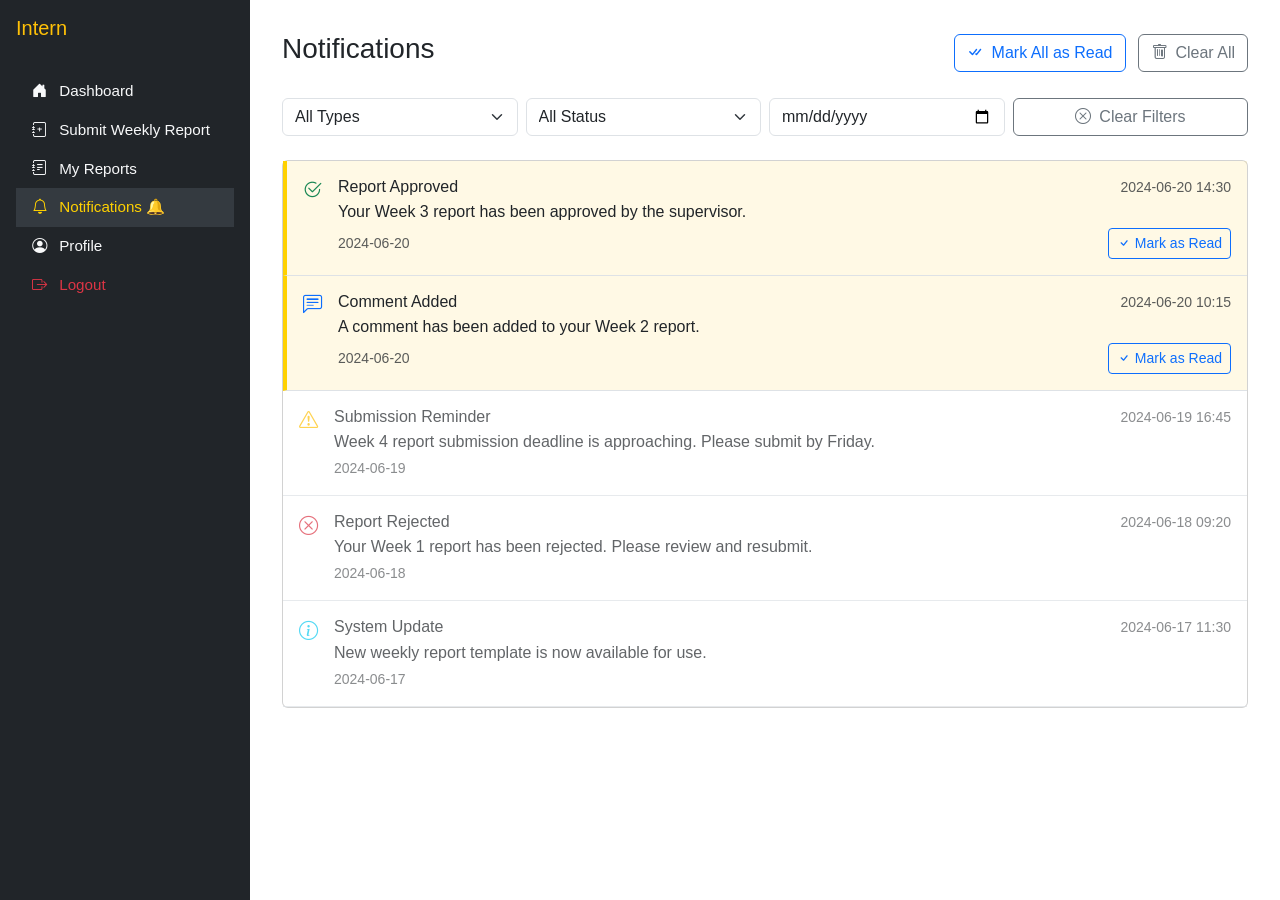
<file: frontend/intern/notifications.html>
<!DOCTYPE html>
<html lang="en">
<head>
    <meta charset="UTF-8">
    <meta name="viewport" content="width=device-width, initial-scale=1.0">
    <title>Notifications</title>
    <link href="https://cdn.jsdelivr.net/npm/bootstrap@5.3.2/dist/css/bootstrap.min.css" rel="stylesheet" />
    <link href="https://cdn.jsdelivr.net/npm/bootstrap-icons@1.10.5/font/bootstrap-icons.css" rel="stylesheet" />
    <style>
      body { font-family: 'Segoe UI', sans-serif; }
      .sidebar { height: 100vh; background-color: #212529; color: white; padding-top: 1rem; position: fixed; width: 250px; z-index: 1045; }
      .sidebar .nav-link { color: #f8f9fa; font-size: 0.95rem; }
      .sidebar .nav-link:hover, .sidebar .nav-link.active { background-color: #343a40; color: #FFD100; }
      .sidebar i { margin-right: 8px; }
      .content { margin-left: 250px; padding: 2rem; }
      @media (max-width: 991.98px) { .sidebar { display: none; } .content { margin-left: 0; } .mobile-sidebar-toggle { display: block; } }
      @media (min-width: 992px) { .mobile-sidebar-toggle { display: none; } }
      @media (max-width: 575.98px) { .btn { width: 100% !important; margin-bottom: 0.5rem; } .modal-footer .btn { margin-bottom: 0; } }
      .notification-item { transition: background-color 0.2s; }
      .notification-item:hover { background-color: rgba(255, 255, 255, 0.05); }
      .notification-item.unread { background-color: rgba(255, 193, 7, 0.1); border-left: 4px solid #FFD100; }
      .notification-item.read { opacity: 0.7; }
    </style>
</head>
<body>
  <nav class="navbar navbar-dark bg-dark d-lg-none">
    <div class="container-fluid">
      <button class="btn btn-dark mobile-sidebar-toggle" type="button" data-bs-toggle="offcanvas" data-bs-target="#mobileSidebar" aria-controls="mobileSidebar">
        <i class="bi bi-list" style="font-size: 1.5rem;"></i>
      </button>
      <span class="navbar-brand mb-0 h1">Notifications</span>
    </div>
  </nav>
  <div class="sidebar d-none d-lg-flex flex-column">
    <div class="px-3 mb-4"><h5 class="text-warning">Intern</h5></div>
    <ul class="nav flex-column px-3">
      <li class="nav-item"><a class="nav-link" href="Dashboard.html"><i class="bi bi-house-door-fill"></i> Dashboard</a></li>
      <li class="nav-item"><a class="nav-link" href="SubmitReport.html"><i class="bi bi-journal-plus"></i> Submit Weekly Report</a></li>
      <li class="nav-item"><a class="nav-link" href="MyReports.html"><i class="bi bi-journal-text"></i> My Reports</a></li>
      <li class="nav-item"><a class="nav-link active" href="#"><i class="bi bi-bell"></i> Notifications 🔔</a></li>
      <li class="nav-item"><a class="nav-link" href="Profile.html"><i class="bi bi-person-circle"></i> Profile</a></li>
      <li class="nav-item mt-auto"><a class="nav-link text-danger" href="#"><i class="bi bi-box-arrow-right"></i> Logout</a></li>
    </ul>
  </div>
  <div class="offcanvas offcanvas-start" tabindex="-1" id="mobileSidebar" aria-labelledby="mobileSidebarLabel">
    <div class="offcanvas-header">
      <h5 class="offcanvas-title text-warning" id="mobileSidebarLabel">Intern</h5>
      <button type="button" class="btn-close text-reset" data-bs-dismiss="offcanvas" aria-label="Close"></button>
    </div>
    <div class="offcanvas-body p-0">
      <ul class="nav flex-column px-3">
        <li class="nav-item"><a class="nav-link" href="Dashboard.html"><i class="bi bi-house-door-fill"></i> Dashboard</a></li>
        <li class="nav-item"><a class="nav-link" href="SubmitReport.html"><i class="bi bi-journal-plus"></i> Submit Weekly Report</a></li>
        <li class="nav-item"><a class="nav-link" href="MyReports.html"><i class="bi bi-journal-text"></i> My Reports</a></li>
        <li class="nav-item"><a class="nav-link active" href="#"><i class="bi bi-bell"></i> Notifications 🔔</a></li>
        <li class="nav-item"><a class="nav-link" href="Profile.html"><i class="bi bi-person-circle"></i> Profile</a></li>
        <li class="nav-item mt-auto"><a class="nav-link text-danger" href="#"><i class="bi bi-box-arrow-right"></i> Logout</a></li>
      </ul>
    </div>
  </div>
  <div class="content">
    <div class="d-flex justify-content-between align-items-center mb-4">
      <h3>Notifications</h3>
      <div>
        <button class="btn btn-outline-primary me-2" id="markAllReadBtn">
          <i class="bi bi-check-all me-1"></i> Mark All as Read
        </button>
        <button class="btn btn-outline-secondary" id="clearAllBtn">
          <i class="bi bi-trash me-1"></i> Clear All
        </button>
      </div>
    </div>

    <!-- Filters -->
    <div class="row mb-3 g-2">
      <div class="col-md-3 mb-2">
        <select class="form-select" id="filterType">
          <option value="">All Types</option>
          <option value="success">Approval</option>
          <option value="warning">Reminder</option>
          <option value="danger">Rejection</option>
          <option value="info">System</option>
        </select>
      </div>
      <div class="col-md-3 mb-2">
        <select class="form-select" id="filterStatus">
          <option value="">All Status</option>
          <option value="unread">Unread</option>
          <option value="read">Read</option>
        </select>
      </div>
      <div class="col-md-3 mb-2">
        <input type="date" class="form-control" id="filterDate" placeholder="Filter by date">
      </div>
      <div class="col-md-3 mb-2">
        <button type="button" class="btn btn-outline-secondary w-100" id="clearFilters">
          <i class="bi bi-x-circle me-1"></i> Clear Filters
        </button>
      </div>
    </div>

    <!-- Notifications List -->
    <div class="card">
      <div class="card-body p-0">
        <div id="notificationsList">
          <!-- Notification items will be populated here -->
        </div>
      </div>
    </div>

    <!-- Empty State -->
    <div id="emptyState" class="text-center py-5 d-none">
      <i class="bi bi-bell-slash" style="font-size: 3rem; color: #6c757d;"></i>
      <h5 class="mt-3">No notifications</h5>
      <p class="text-muted">You're all caught up! Check back later for new updates.</p>
    </div>
  </div>

  <script src="https://cdn.jsdelivr.net/npm/bootstrap@5.3.2/dist/js/bootstrap.bundle.min.js"></script>
  <script>
    document.addEventListener('DOMContentLoaded', function() {
      // Sample notifications data
      const notifications = [
        {
          id: 1,
          type: 'success',
          icon: 'bi-check2-circle',
          title: 'Report Approved',
          message: 'Your Week 3 report has been approved by the supervisor.',
          timestamp: '2024-06-20 14:30',
          isRead: false,
          date: '2024-06-20'
        },
        {
          id: 2,
          type: 'primary',
          icon: 'bi-chat-left-text',
          title: 'Comment Added',
          message: 'A comment has been added to your Week 2 report.',
          timestamp: '2024-06-20 10:15',
          isRead: false,
          date: '2024-06-20'
        },
        {
          id: 3,
          type: 'warning',
          icon: 'bi-exclamation-triangle',
          title: 'Submission Reminder',
          message: 'Week 4 report submission deadline is approaching. Please submit by Friday.',
          timestamp: '2024-06-19 16:45',
          isRead: true,
          date: '2024-06-19'
        },
        {
          id: 4,
          type: 'danger',
          icon: 'bi-x-circle',
          title: 'Report Rejected',
          message: 'Your Week 1 report has been rejected. Please review and resubmit.',
          timestamp: '2024-06-18 09:20',
          isRead: true,
          date: '2024-06-18'
        },
        {
          id: 5,
          type: 'info',
          icon: 'bi-info-circle',
          title: 'System Update',
          message: 'New weekly report template is now available for use.',
          timestamp: '2024-06-17 11:30',
          isRead: true,
          date: '2024-06-17'
        }
      ];

      let filteredNotifications = [...notifications];
      const notificationsList = document.getElementById('notificationsList');
      const emptyState = document.getElementById('emptyState');
      const markAllReadBtn = document.getElementById('markAllReadBtn');
      const clearAllBtn = document.getElementById('clearAllBtn');
      const filterType = document.getElementById('filterType');
      const filterStatus = document.getElementById('filterStatus');
      const filterDate = document.getElementById('filterDate');
      const clearFiltersBtn = document.getElementById('clearFilters');

      function renderNotifications() {
        if (filteredNotifications.length === 0) {
          notificationsList.innerHTML = '';
          emptyState.classList.remove('d-none');
          return;
        }

        emptyState.classList.add('d-none');
        notificationsList.innerHTML = filteredNotifications.map(notification => `
          <div class="notification-item p-3 border-bottom ${notification.isRead ? 'read' : 'unread'}" data-id="${notification.id}">
            <div class="d-flex align-items-start">
              <div class="flex-shrink-0 me-3">
                <i class="bi ${notification.icon} text-${notification.type}" style="font-size: 1.2rem;"></i>
              </div>
              <div class="flex-grow-1">
                <div class="d-flex justify-content-between align-items-start">
                  <h6 class="mb-1">${notification.title}</h6>
                  <small class="text-muted">${notification.timestamp}</small>
                </div>
                <p class="mb-1">${notification.message}</p>
                <div class="d-flex justify-content-between align-items-center">
                  <small class="text-muted">${notification.date}</small>
                  ${!notification.isRead ? `
                    <button class="btn btn-sm btn-outline-primary mark-read-btn" data-id="${notification.id}">
                      <i class="bi bi-check me-1"></i>Mark as Read
                    </button>
                  ` : ''}
                </div>
              </div>
            </div>
          </div>
        `).join('');

        // Add event listeners to mark as read buttons
        document.querySelectorAll('.mark-read-btn').forEach(btn => {
          btn.addEventListener('click', function() {
            const id = parseInt(this.getAttribute('data-id'));
            markAsRead(id);
          });
        });
      }

      function markAsRead(id) {
        const notification = notifications.find(n => n.id === id);
        if (notification) {
          notification.isRead = true;
          applyFilters();
        }
      }

      function markAllAsRead() {
        notifications.forEach(notification => {
          notification.isRead = true;
        });
        applyFilters();
      }

      function clearAll() {
        if (confirm('Are you sure you want to clear all notifications?')) {
          filteredNotifications = [];
          renderNotifications();
        }
      }

      function applyFilters() {
        const typeFilter = filterType.value;
        const statusFilter = filterStatus.value;
        const dateFilter = filterDate.value;

        filteredNotifications = notifications.filter(notification => {
          const typeMatch = !typeFilter || notification.type === typeFilter;
          const statusMatch = !statusFilter || 
            (statusFilter === 'read' && notification.isRead) || 
            (statusFilter === 'unread' && !notification.isRead);
          const dateMatch = !dateFilter || notification.date === dateFilter;

          return typeMatch && statusMatch && dateMatch;
        });

        renderNotifications();
      }

      // Event listeners
      markAllReadBtn.addEventListener('click', markAllAsRead);
      clearAllBtn.addEventListener('click', clearAll);
      filterType.addEventListener('change', applyFilters);
      filterStatus.addEventListener('change', applyFilters);
      filterDate.addEventListener('change', applyFilters);

      clearFiltersBtn.addEventListener('click', function() {
        filterType.value = '';
        filterStatus.value = '';
        filterDate.value = '';
        applyFilters();
      });

      // Initial render
      renderNotifications();
    });
  </script>
</body>
</html>
</file>
<file: ears-system/frontend/admin/css/admin.css>
/* EARS Admin Panel CSS */
:root {
    --kcca-red: #E30613;
    --kcca-green: #008540;
    --kcca-yellow: #FFD100;
    --kcca-black: #000000;
    --kcca-white: #FFFFFF;
    --gray-100: #f8f9fa;
    --gray-200: #e9ecef;
    --gray-300: #dee2e6;
    --gray-400: #ced4da;
    --gray-500: #adb5bd;
    --gray-600: #6c757d;
    --gray-700: #495057;
    --gray-800: #343a40;
    --gray-900: #212529;
}

body {
    font-family: 'Segoe UI', Tahoma, Geneva, Verdana, sans-serif;
    background-color: var(--gray-100);
}
.navbar-brand {
    margin-left: 7cm !important;

}

/* Sidebar Styles */
.sidebar {
    position: fixed;
    top: 0;
    bottom: 0;
    left: 0;
    z-index: 100;
    padding: 48px 0 0;
    box-shadow: inset -1px 0 0 rgba(0, 0, 0, .1);
    background-color: var(--kcca-black);
}

.sidebar .nav-link {
    font-weight: 500;
    color: var(--gray-100);
    padding: 0.75rem 1rem;
    border-radius: 0.375rem;
    margin: 0.125rem 0.5rem;
    transition: all 0.2s ease-in-out;
}

.sidebar .nav-link:hover {
    color: var(--kcca-yellow);
    background-color: var(--gray-100);
}

.sidebar .nav-link.active {
    color: var(--kcca-white);
    background-color: var(--kcca-red);
}

.sidebar .nav-link i {
    margin-right: 0.5rem;
    width: 1rem;
    text-align: center;
}

/* Main Content */
main {
    padding-top: 1.5rem;
}

/* Cards */
.card {
    border: none;
    box-shadow: 0 0.15rem 1.75rem 0 rgba(58, 59, 69, 0.15);
    border-radius: 0.35rem;
}

.card-header {
    background-color: var(--kcca-white);
    border-bottom: 1px solid var(--gray-200);
    font-weight: 600;
}

/* Statistics Cards */
.border-left-primary {
    border-left: 0.25rem solid var(--kcca-red) !important;
}

.border-left-success {
    border-left: 0.25rem solid var(--kcca-green) !important;
}

.border-left-info {
    border-left: 0.25rem solid var(--kcca-yellow) !important;
}

.border-left-warning {
    border-left: 0.25rem solid #f6c23e !important;
}

.text-primary {
    color: var(--kcca-red) !important;
}

.text-success {
    color: var(--kcca-green) !important;
}

.text-info {
    color: var(--kcca-yellow) !important;
}

/* Buttons */
.btn-primary {
    background-color: var(--kcca-red);
    border-color: var(--kcca-red);
}

.btn-primary:hover {
    background-color: #c00510;
    border-color: #c00510;
}

.btn-success {
    background-color: var(--kcca-green);
    border-color: var(--kcca-green);
}

.btn-success:hover {
    background-color: #006b33;
    border-color: #006b33;
}

.btn-info {
    background-color: var(--kcca-yellow);
    border-color: var(--kcca-yellow);
    color: var(--kcca-black);
}

.btn-info:hover {
    background-color: #e6bc00;
    border-color: #e6bc00;
    color: var(--kcca-black);
}

/* Tables */
.table {
    background-color: var(--kcca-white);
    border-radius: 0.35rem;
    overflow: hidden;
}

.table thead th {
    background-color: var(--gray-800);
    color: var(--kcca-white);
    border: none;
    font-weight: 600;
}

.table-striped > tbody > tr:nth-of-type(odd) > td {
    background-color: var(--gray-100);
}

/* Status Badges */
.badge {
    font-size: 0.75rem;
    padding: 0.375rem 0.75rem;
}

.badge.bg-success {
    background-color: var(--kcca-green) !important;
}

.badge.bg-warning {
    background-color: var(--kcca-yellow) !important;
    color: var(--kcca-black);
}

.badge.bg-danger {
    background-color: var(--kcca-red) !important;
}

.badge.bg-secondary {
    background-color: var(--gray-600) !important;
}

/* Forms */
.form-control:focus,
.form-select:focus {
    border-color: var(--kcca-red);
    box-shadow: 0 0 0 0.2rem rgba(227, 6, 19, 0.25);
}

.form-check-input:checked {
    background-color: var(--kcca-red);
    border-color: var(--kcca-red);
}

/* Modals */
.modal-header {
    background-color: var(--gray-100);
    border-bottom: 1px solid var(--gray-200);
}

.modal-footer {
    background-color: var(--gray-100);
    border-top: 1px solid var(--gray-200);
}

/* Activity Items */
.activity-item {
    padding: 0.75rem 0;
    border-bottom: 1px solid var(--gray-200);
}

.activity-item:last-child {
    border-bottom: none;
}

.activity-time {
    font-size: 0.875rem;
    color: var(--gray-600);
}

.activity-user {
    font-weight: 600;
    color: var(--kcca-red);
}

.activity-action {
    color: var(--kcca-green);
}

/* User Cards */
.user-card {
    background-color: var(--kcca-white);
    border: 1px solid var(--gray-200);
    border-radius: 0.5rem;
    padding: 1rem;
    margin-bottom: 1rem;
    transition: all 0.2s ease-in-out;
}

.user-card:hover {
    box-shadow: 0 0.125rem 0.25rem rgba(0, 0, 0, 0.075);
    transform: translateY(-1px);
}

.user-avatar {
    width: 3rem;
    height: 3rem;
    border-radius: 50%;
    background-color: var(--kcca-red);
    color: var(--kcca-white);
    display: flex;
    align-items: center;
    justify-content: center;
    font-weight: 600;
    font-size: 1.25rem;
}

/* Assignment Cards */
.assignment-card {
    background-color: var(--kcca-white);
    border: 1px solid var(--gray-200);
    border-radius: 0.5rem;
    padding: 1rem;
    margin-bottom: 1rem;
}

.assignment-header {
    display: flex;
    justify-content: space-between;
    align-items: center;
    margin-bottom: 0.5rem;
}

.assignment-intern {
    font-weight: 600;
    color: var(--kcca-red);
}

.assignment-supervisor {
    font-weight: 600;
    color: var(--kcca-green);
}

/* Responsive Design */
@media (max-width: 768px) {
    .sidebar {
        position: static;
        height: auto;
        padding-top: 0;
    }
    
    main {
        margin-left: 0;
    }
    
    .table-responsive {
        font-size: 0.875rem;
    }
    
    .btn {
        font-size: 0.875rem;
        padding: 0.375rem 0.75rem;
    }
    
    .card-body {
        padding: 1rem;
    }
}

@media (max-width: 576px) {
    .container-fluid {
        padding-left: 0.5rem;
        padding-right: 0.5rem;
    }
    
    .btn {
        width: 100%;
        margin-bottom: 0.5rem;
    }
    
    .table-responsive {
        font-size: 0.75rem;
    }
    
    .modal-dialog {
        margin: 0.5rem;
    }
}

/* Loading States */
.loading {
    opacity: 0.6;
    pointer-events: none;
}

.spinner-border-sm {
    width: 1rem;
    height: 1rem;
}

/* Alert Styles */
.alert {
    border: none;
    border-radius: 0.5rem;
}

.alert-success {
    background-color: rgba(0, 133, 64, 0.1);
    color: var(--kcca-green);
}

.alert-danger {
    background-color: rgba(227, 6, 19, 0.1);
    color: var(--kcca-red);
}

.alert-warning {
    background-color: rgba(255, 209, 0, 0.1);
    color: #856404;
}

.alert-info {
    background-color: rgba(255, 209, 0, 0.1);
    color: #0c5460;
}

/* Custom Scrollbar */
::-webkit-scrollbar {
    width: 8px;
}

::-webkit-scrollbar-track {
    background: var(--gray-100);
}

::-webkit-scrollbar-thumb {
    background: var(--gray-400);
    border-radius: 4px;
}

::-webkit-scrollbar-thumb:hover {
    background: var(--gray-500);
}

/* Print Styles */
@media print {
    .sidebar,
    .navbar,
    .btn,
    .modal {
        display: none !important;
    }
    
    main {
        margin-left: 0 !important;
        padding: 0 !important;
    }
    
    .card {
        box-shadow: none !important;
        border: 1px solid var(--gray-300) !important;
    }
}
</file>
<file: ears-system/frontend/hr/style.css>
/* EARS Admin Panel CSS - HR Dashboard Adaptation */
:root {
    --kcca-red: #E30613;
    --kcca-green: #008540;
    --kcca-yellow: #FFD100;
    --kcca-black: #212529; /* Using Bootstrap's dark gray for black */
    --kcca-white: #FFFFFF;
    --gray-100: #f8f9fa;
    --gray-200: #e9ecef;
    --gray-300: #dee2e6;
    --gray-400: #ced4da;
    --gray-500: #adb5bd;
    --gray-600: #6c757d;
    --gray-700: #495057;
    --gray-800: #343a40;
    --gray-900: #212529;
}

body {
    font-family: 'Segoe UI', Tahoma, Geneva, Verdana, sans-serif;
    background-color: var(--gray-100);
    font-size: 0.9rem;
}

/* Sidebar Styles */
.sidebar {
    position: fixed;
    top: 56px; /* Height of the navbar */
    bottom: 0;
    left: 0;
    z-index: 100;
    padding: 20px 0 0;
    box-shadow: inset -1px 0 0 rgba(0, 0, 0, .1);
    background-color: var(--kcca-black);
}

.sidebar .nav-link {
    font-weight: 500;
    color: var(--gray-300);
    padding: 0.75rem 1.5rem;
    transition: all 0.2s ease-in-out;
}

.sidebar .nav-link:hover {
    color: var(--kcca-yellow);
}

.sidebar .nav-link.active {
    color: var(--kcca-white);
    background-color: var(--kcca-red);
}

.sidebar .nav-link i {
    margin-right: 0.75rem;
    width: 20px;
    text-align: center;
}

/* Main Content */
main {
    padding-top: 1.5rem;
}

/* Statistics Cards */
.card {
    border: none;
    box-shadow: 0 0.15rem 1.75rem 0 rgba(58, 59, 69, 0.15);
    border-radius: 0.35rem;
}

.card-header {
    background-color: var(--kcca-white);
    border-bottom: 1px solid var(--gray-200);
    font-weight: 600;
}

.border-left-primary { border-left: 0.25rem solid var(--kcca-red) !important; }
.border-left-success { border-left: 0.25rem solid var(--kcca-green) !important; }
.border-left-info { border-left: 0.25rem solid var(--kcca-yellow) !important; }
.border-left-warning { border-left: 0.25rem solid #f6c23e !important; }

.text-primary { color: var(--kcca-red) !important; }
.text-success { color: var(--kcca-green) !important; }
.text-info { color: var(--kcca-yellow) !important; }
.text-warning { color: #f6c23e !important; }

.text-xs { font-size: .7rem; }
.text-gray-300 { color: #dddfeb !important; }
.text-gray-800 { color: #5a5c69 !important; }

/* Tables */
.table thead {
    background-color: var(--gray-800);
    color: var(--kcca-white);
}

.table thead th {
    border: none;
    font-weight: 600;
    cursor: pointer;
}
.table thead th:hover {
    background-color: var(--gray-700);
}
.table thead th i {
    margin-left: 0.5rem;
    color: var(--gray-500);
}

/* Status Badges */
.badge.status-approved {
    color: #fff;
    background-color: var(--kcca-green) !important;
}
.badge.status-pending {
    color: var(--kcca-black);
    background-color: var(--kcca-yellow) !important;
}
.badge.status-rejected {
    color: #fff;
    background-color: var(--kcca-red) !important;
}

/* Forms */
.form-control:focus,
.form-select:focus {
    border-color: var(--kcca-red);
    box-shadow: 0 0 0 0.2rem rgba(227, 6, 19, 0.25);
}

/* Responsive Design */
@media (min-width: 768px) {
    main {
        margin-top: 56px; /* Height of the navbar */
    }
}
</file>
